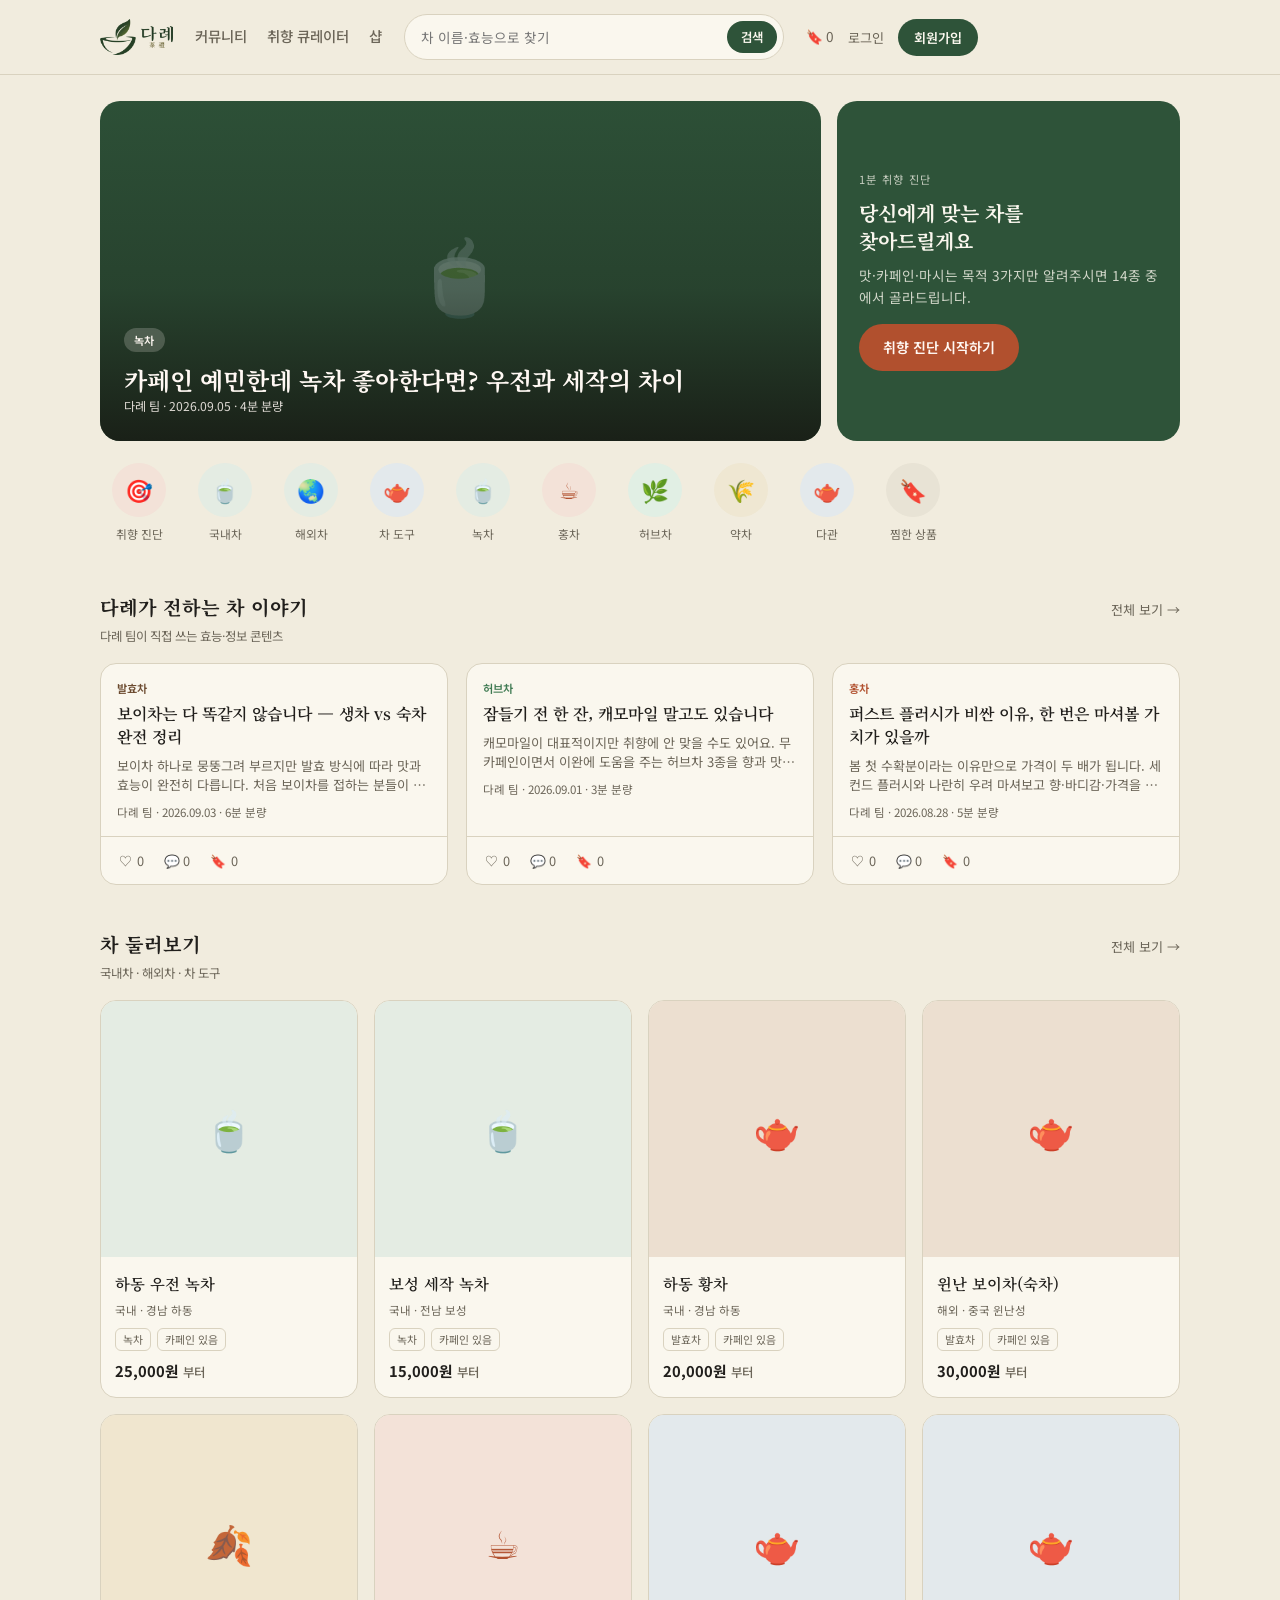
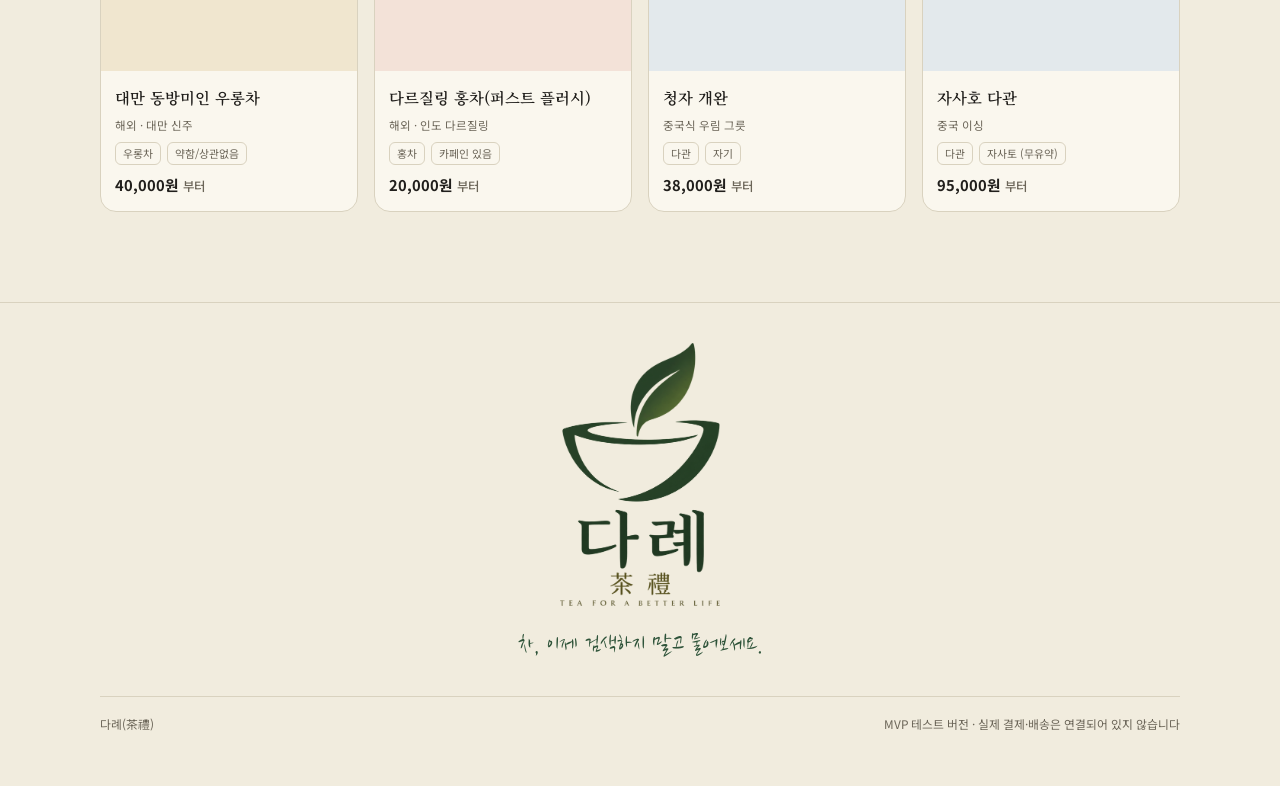
<file: index.html>
<!DOCTYPE html>
<html lang="ko">
<head>
<meta charset="UTF-8">
<meta name="viewport" content="width=device-width, initial-scale=1.0">
<title>다례(茶禮) — 차, 이제 검색하지 말고 물어보세요</title>
<meta name="description" content="흩어진 차 효능·정보와 구매처를 한 곳에서. 취향을 알려주면 다례가 맞는 차를 먼저 골라드립니다.">
<link rel="icon" href="favicon.png" type="image/png">
<link rel="apple-touch-icon" href="favicon.png">
<link rel="preconnect" href="https://fonts.googleapis.com">
<link rel="preconnect" href="https://fonts.gstatic.com" crossorigin>
<link href="https://fonts.googleapis.com/css2?family=Nanum+Brush+Script&family=Noto+Serif+KR:wght@500;600;700&family=Noto+Sans+KR:wght@400;500;600;700&display=swap" rel="stylesheet">
<link rel="stylesheet" href="css/style.css">
</head>
<body data-page="home">

<main>
  <div class="page">
    <section class="hero-grid" id="hero"></section>
    <nav class="shortcut-row" id="shortcut-row" aria-label="바로가기"></nav>

    <section class="section">
      <div class="section-head">
        <div>
          <h2>다례가 전하는 차 이야기</h2>
          <p class="section-sub">다례 팀이 직접 쓰는 효능·정보 콘텐츠</p>
        </div>
        <a class="more-link" href="community.html">전체 보기 →</a>
      </div>
      <div class="post-grid" id="home-posts"></div>
    </section>

    <section class="section" id="curator-section" hidden></section>

    <section class="section">
      <div class="section-head">
        <div>
          <h2>차 둘러보기</h2>
          <p class="section-sub">국내차 · 해외차 · 차 도구</p>
        </div>
        <a class="more-link" href="shop.html">전체 보기 →</a>
      </div>
      <div class="shop-grid" id="home-shop"></div>
    </section>
  </div>
</main>

<script src="js/data.js"></script>
<script src="js/common.js"></script>
<script src="js/layout.js"></script>
<script src="js/home.js"></script>
</body>
</html>
</file>
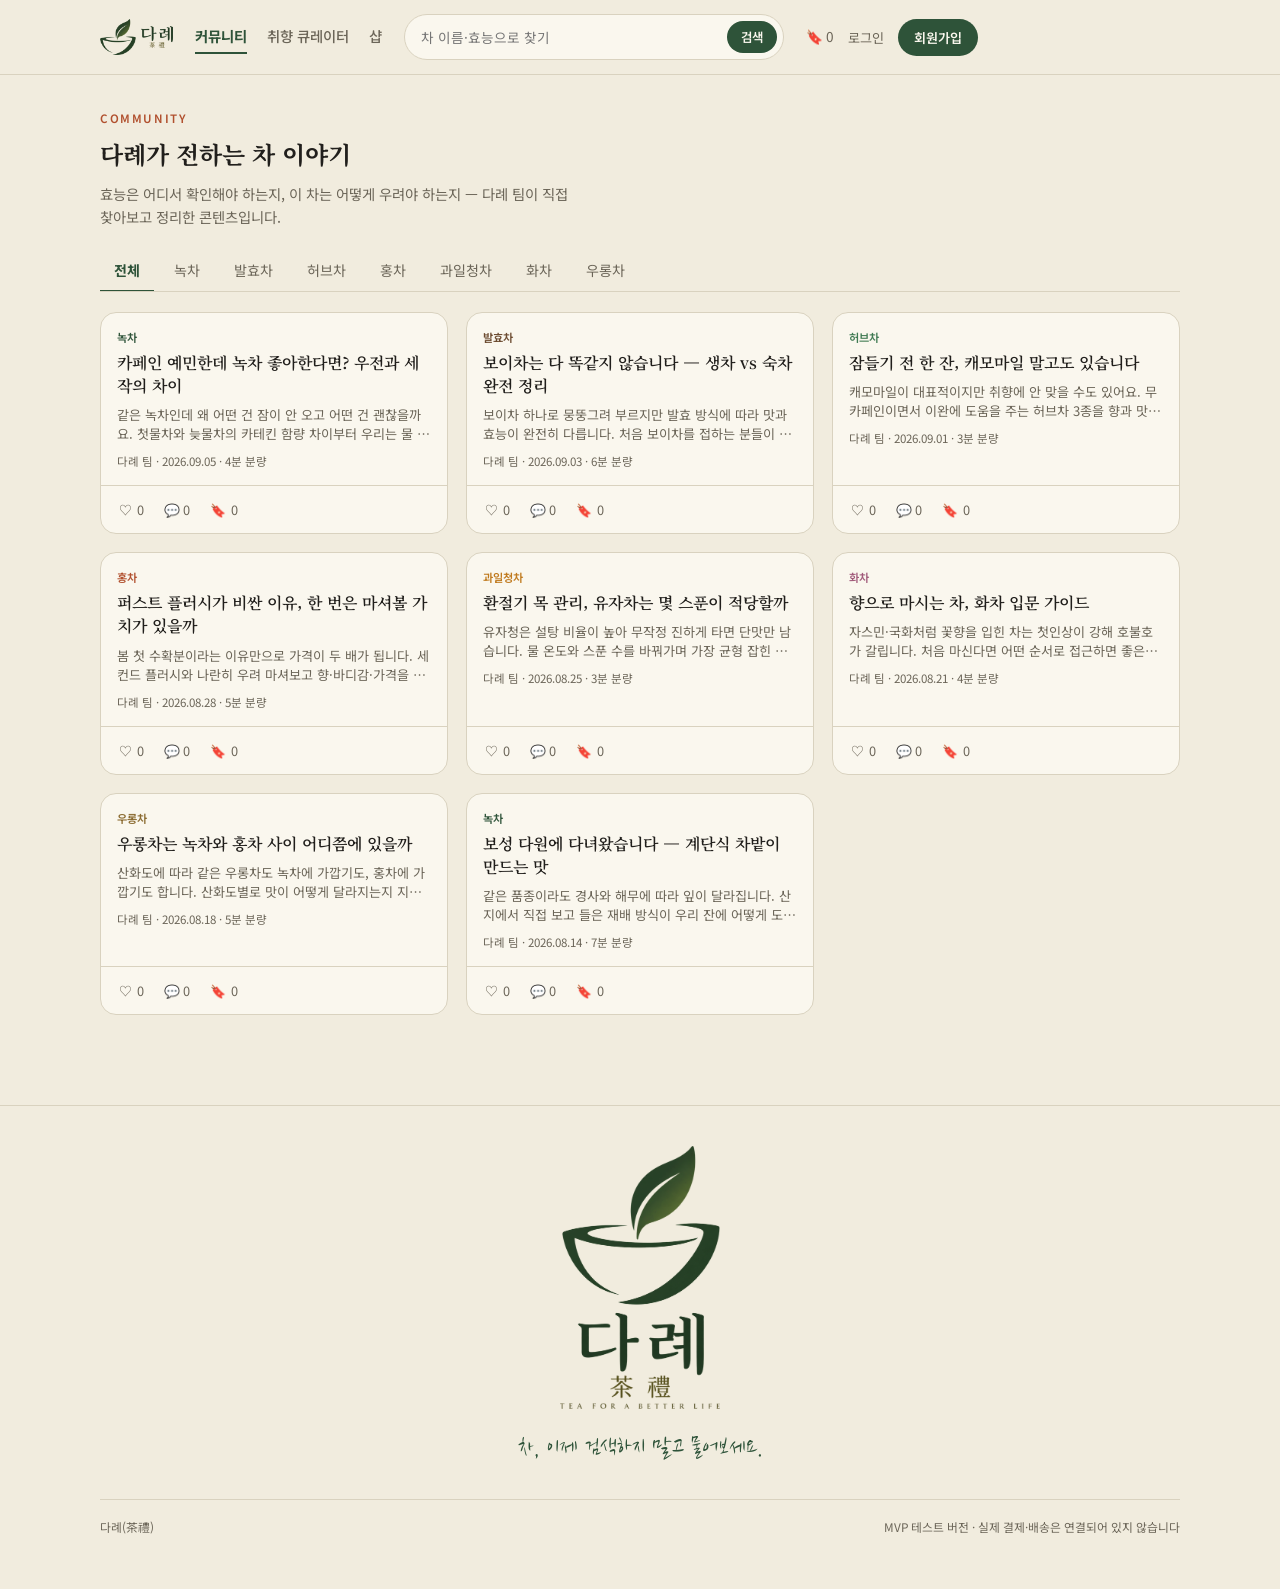
<file: community.html>
<!DOCTYPE html>
<html lang="ko">
<head>
<meta charset="UTF-8">
<meta name="viewport" content="width=device-width, initial-scale=1.0">
<title>커뮤니티 — 다례(茶禮)</title>
<meta name="description" content="다례 팀이 직접 쓰는 차 효능·정보·리뷰 콘텐츠.">
<link rel="icon" href="favicon.png" type="image/png">
<link rel="apple-touch-icon" href="favicon.png">
<link rel="preconnect" href="https://fonts.googleapis.com">
<link rel="preconnect" href="https://fonts.gstatic.com" crossorigin>
<link href="https://fonts.googleapis.com/css2?family=Nanum+Brush+Script&family=Noto+Serif+KR:wght@500;600;700&family=Noto+Sans+KR:wght@400;500;600;700&display=swap" rel="stylesheet">
<link rel="stylesheet" href="css/style.css">
</head>
<body data-page="community">

<main>
  <div class="page">
    <div class="page-head">
      <p class="eyebrow">Community</p>
      <h1>다례가 전하는 차 이야기</h1>
      <p>효능은 어디서 확인해야 하는지, 이 차는 어떻게 우려야 하는지 — 다례 팀이 직접 찾아보고 정리한 콘텐츠입니다.</p>
    </div>

    <nav class="subnav" id="post-tabs" aria-label="카테고리"></nav>
    <div class="post-grid" id="post-grid"></div>
  </div>
</main>

<script src="js/data.js"></script>
<script src="js/common.js"></script>
<script src="js/layout.js"></script>
<script src="js/community.js"></script>
</body>
</html>
</file>
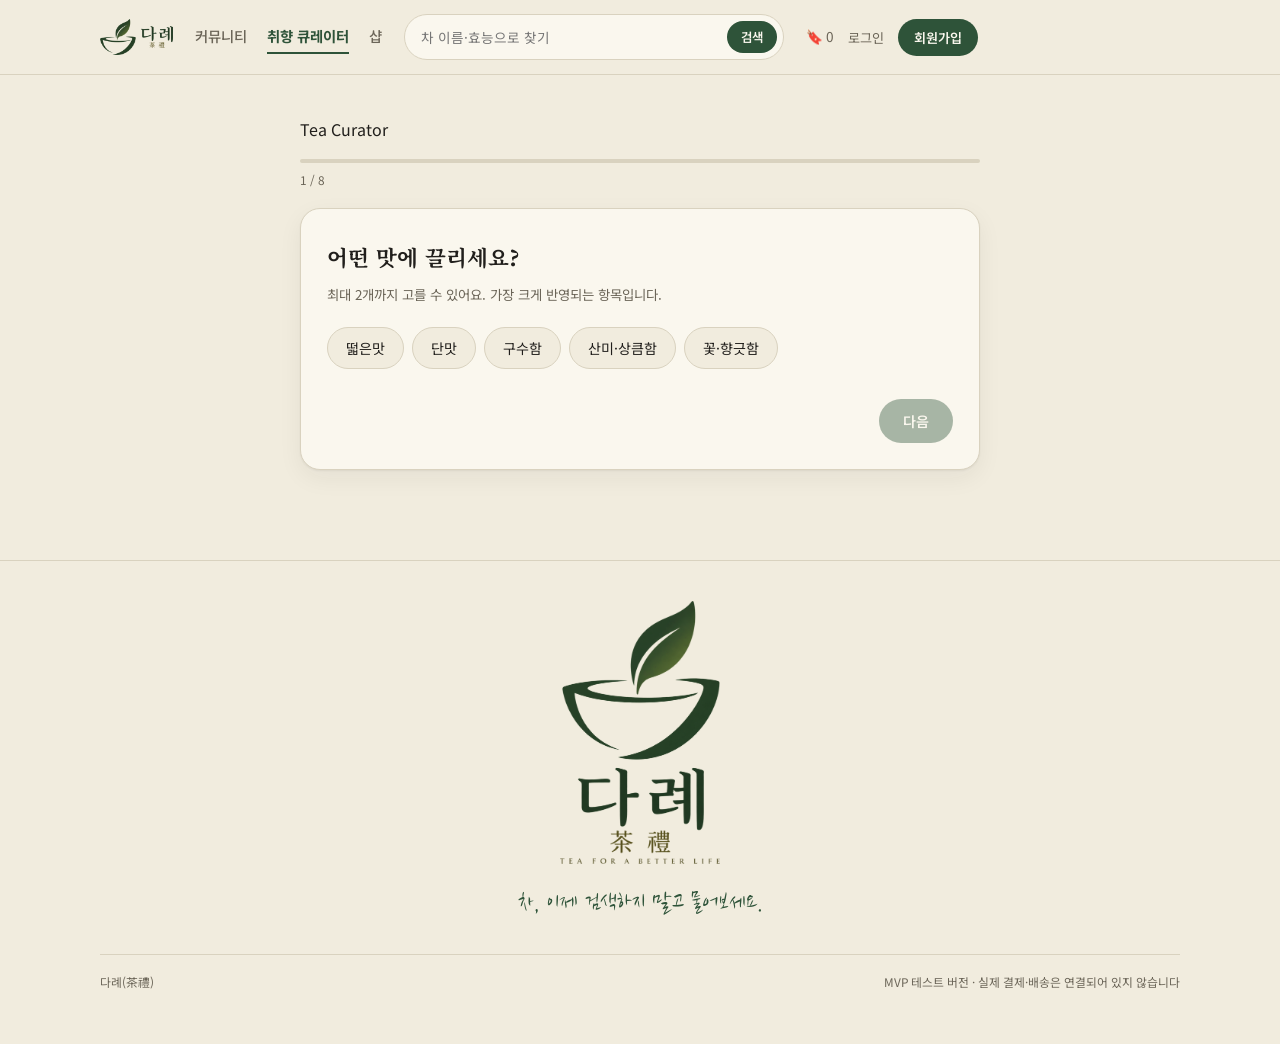
<file: curator.html>
<!DOCTYPE html>
<html lang="ko">
<head>
<meta charset="UTF-8">
<meta name="viewport" content="width=device-width, initial-scale=1.0">
<title>취향 큐레이터 — 다례(茶禮)</title>
<meta name="description" content="맛·바디감·향·카페인·시간대까지 8가지 기준으로 취향에 맞는 차를 골라드립니다.">
<link rel="icon" href="favicon.png" type="image/png">
<link rel="apple-touch-icon" href="favicon.png">
<link rel="preconnect" href="https://fonts.googleapis.com">
<link rel="preconnect" href="https://fonts.gstatic.com" crossorigin>
<link href="https://fonts.googleapis.com/css2?family=Nanum+Brush+Script&family=Noto+Serif+KR:wght@500;600;700&family=Noto+Sans+KR:wght@400;500;600;700&display=swap" rel="stylesheet">
<link rel="stylesheet" href="css/style.css">
</head>
<body data-page="curator">

<main>
  <div class="page">

    <!-- 진단 -->
    <section id="screen-quiz" hidden>
      <div class="quiz-head">
        <p class="eyebrow">Tea Curator</p>
        <div class="quiz-progress" role="progressbar" aria-label="진단 진행률" aria-valuemin="0" aria-valuemax="100">
          <div class="quiz-bar" id="quiz-bar"></div>
        </div>
        <p class="quiz-count" id="quiz-count"></p>
      </div>

      <div class="quiz-card">
        <h1 class="quiz-q" id="quiz-q"></h1>
        <p class="quiz-help" id="quiz-help"></p>
        <div class="chip-grid" id="quiz-options" role="group"></div>
        <div class="quiz-nav">
          <button type="button" class="btn ghost" id="btn-prev">이전</button>
          <button type="button" class="btn primary" id="btn-next">다음</button>
        </div>
      </div>
    </section>

    <!-- 결과 -->
    <section id="screen-result" hidden>
      <div class="result-head">
        <div>
          <h2>당신을 위한 큐레이션</h2>
          <div class="rh-sub" id="result-summary"></div>
        </div>
        <button type="button" class="retake" id="btn-retake">취향 다시 설정</button>
      </div>

      <div class="section">
        <div class="section-head">
          <div>
            <h2>가장 잘 맞는 차 3종</h2>
            <p class="section-sub">8가지 기준을 항목별로 채점해 정렬했습니다</p>
          </div>
        </div>
        <div class="top-pick-row" id="top-picks"></div>
      </div>

      <div class="section">
        <div class="section-head">
          <div>
            <h2>나머지 추천 순위</h2>
            <p class="section-sub">일치율 순</p>
          </div>
          <a class="more-link" href="shop.html">샵에서 전체 보기 →</a>
        </div>
        <div class="shop-grid" id="rest-grid"></div>
      </div>
    </section>

  </div>
</main>

<script src="js/data.js"></script>
<script src="js/common.js"></script>
<script src="js/layout.js"></script>
<script src="js/curator.js"></script>
</body>
</html>
</file>
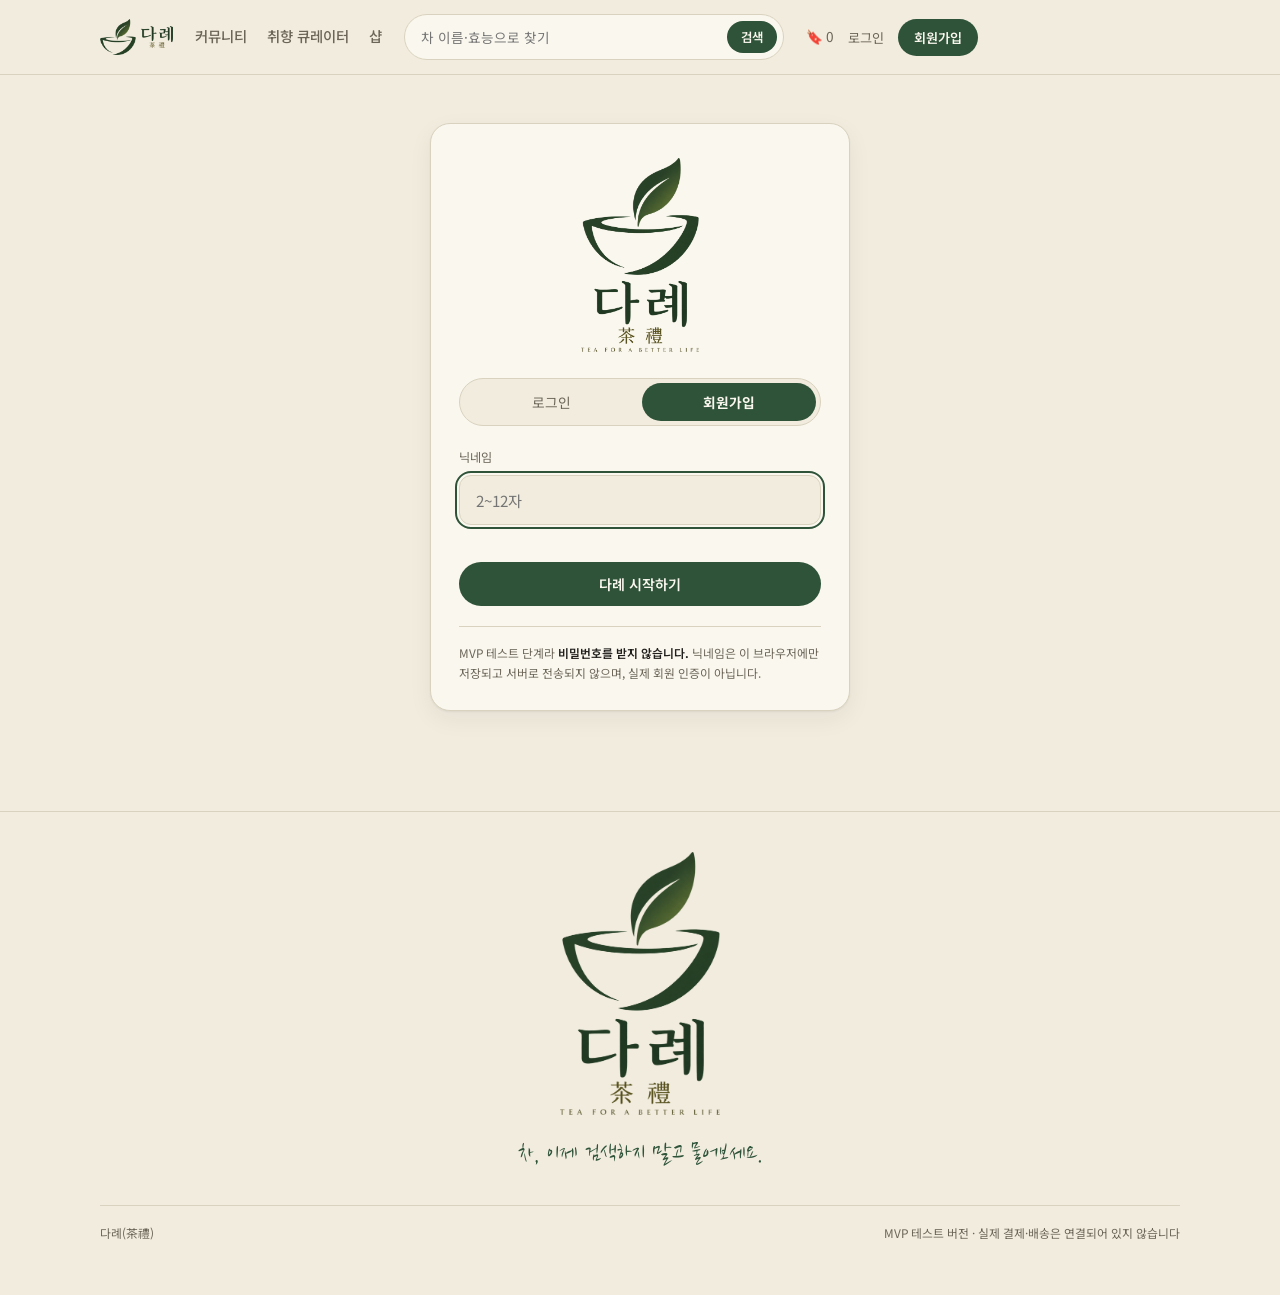
<file: login.html>
<!DOCTYPE html>
<html lang="ko">
<head>
<meta charset="UTF-8">
<meta name="viewport" content="width=device-width, initial-scale=1.0">
<title>로그인 · 회원가입 — 다례(茶禮)</title>
<meta name="description" content="닉네임만으로 시작하는 다례 체험용 계정.">
<link rel="icon" href="favicon.png" type="image/png">
<link rel="apple-touch-icon" href="favicon.png">
<link rel="preconnect" href="https://fonts.googleapis.com">
<link rel="preconnect" href="https://fonts.gstatic.com" crossorigin>
<link href="https://fonts.googleapis.com/css2?family=Nanum+Brush+Script&family=Noto+Serif+KR:wght@500;600;700&family=Noto+Sans+KR:wght@400;500;600;700&display=swap" rel="stylesheet">
<link rel="stylesheet" href="css/style.css">
</head>
<body data-page="login">

<main>
  <div class="auth-page">
    <div class="auth-card">
      <div class="auth-lockup">
        <img class="light-only" src="assets/logo-lockup.png" width="420" height="689" alt="다례 茶禮">
        <img class="dark-only" src="assets/logo-lockup-dark.png" width="420" height="689" alt="" aria-hidden="true">
      </div>

      <div class="auth-tabs" id="auth-tabs" role="tablist">
        <button type="button" role="tab" data-mode="login" aria-pressed="true">로그인</button>
        <button type="button" role="tab" data-mode="signup" aria-pressed="false">회원가입</button>
      </div>

      <form class="auth-form" id="auth-form" novalidate>
        <label class="auth-label" for="nickname">닉네임</label>
        <input type="text" id="nickname" name="nickname" maxlength="12" autocomplete="off"
               placeholder="2~12자" aria-describedby="auth-msg">
        <p class="auth-msg" id="auth-msg" role="status"></p>
        <button type="submit" class="btn primary auth-submit" id="auth-submit">다례 시작하기</button>
      </form>

      <p class="auth-note">
        MVP 테스트 단계라 <strong>비밀번호를 받지 않습니다.</strong>
        닉네임은 이 브라우저에만 저장되고 서버로 전송되지 않으며, 실제 회원 인증이 아닙니다.
      </p>
    </div>
  </div>
</main>

<script src="js/data.js"></script>
<script src="js/common.js"></script>
<script src="js/layout.js"></script>
<script src="js/login.js"></script>
</body>
</html>
</file>
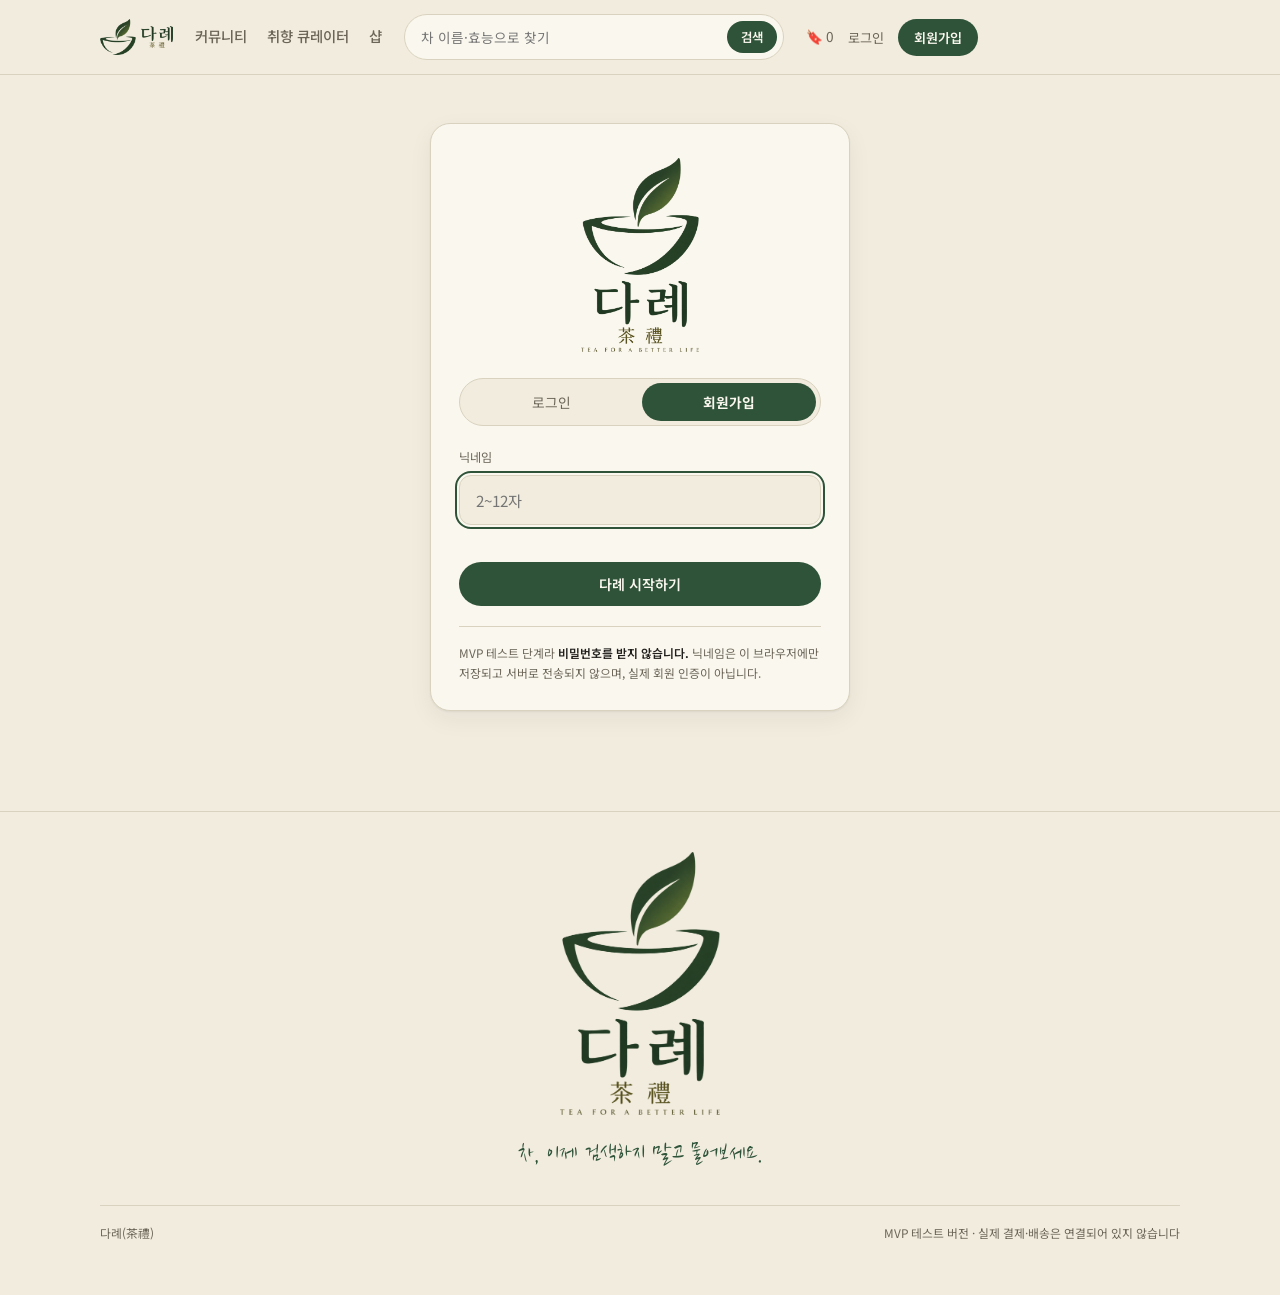
<file: mypage.html>
<!DOCTYPE html>
<html lang="ko">
<head>
<meta charset="UTF-8">
<meta name="viewport" content="width=device-width, initial-scale=1.0">
<title>내 정보 — 다례(茶禮)</title>
<meta name="description" content="내 취향과 찜한 차를 한 곳에서.">
<link rel="icon" href="favicon.png" type="image/png">
<link rel="apple-touch-icon" href="favicon.png">
<link rel="preconnect" href="https://fonts.googleapis.com">
<link rel="preconnect" href="https://fonts.gstatic.com" crossorigin>
<link href="https://fonts.googleapis.com/css2?family=Nanum+Brush+Script&family=Noto+Serif+KR:wght@500;600;700&family=Noto+Sans+KR:wght@400;500;600;700&display=swap" rel="stylesheet">
<link rel="stylesheet" href="css/style.css">
</head>
<body data-page="mypage">

<main>
  <div class="page">
    <section class="profile-head" id="profile-head"></section>
    <section class="section" id="taste-section"></section>
    <section class="section" id="scrap-section"></section>
  </div>
</main>

<script src="js/data.js"></script>
<script src="js/common.js"></script>
<script src="js/layout.js"></script>
<script src="js/mypage.js"></script>
</body>
</html>
</file>
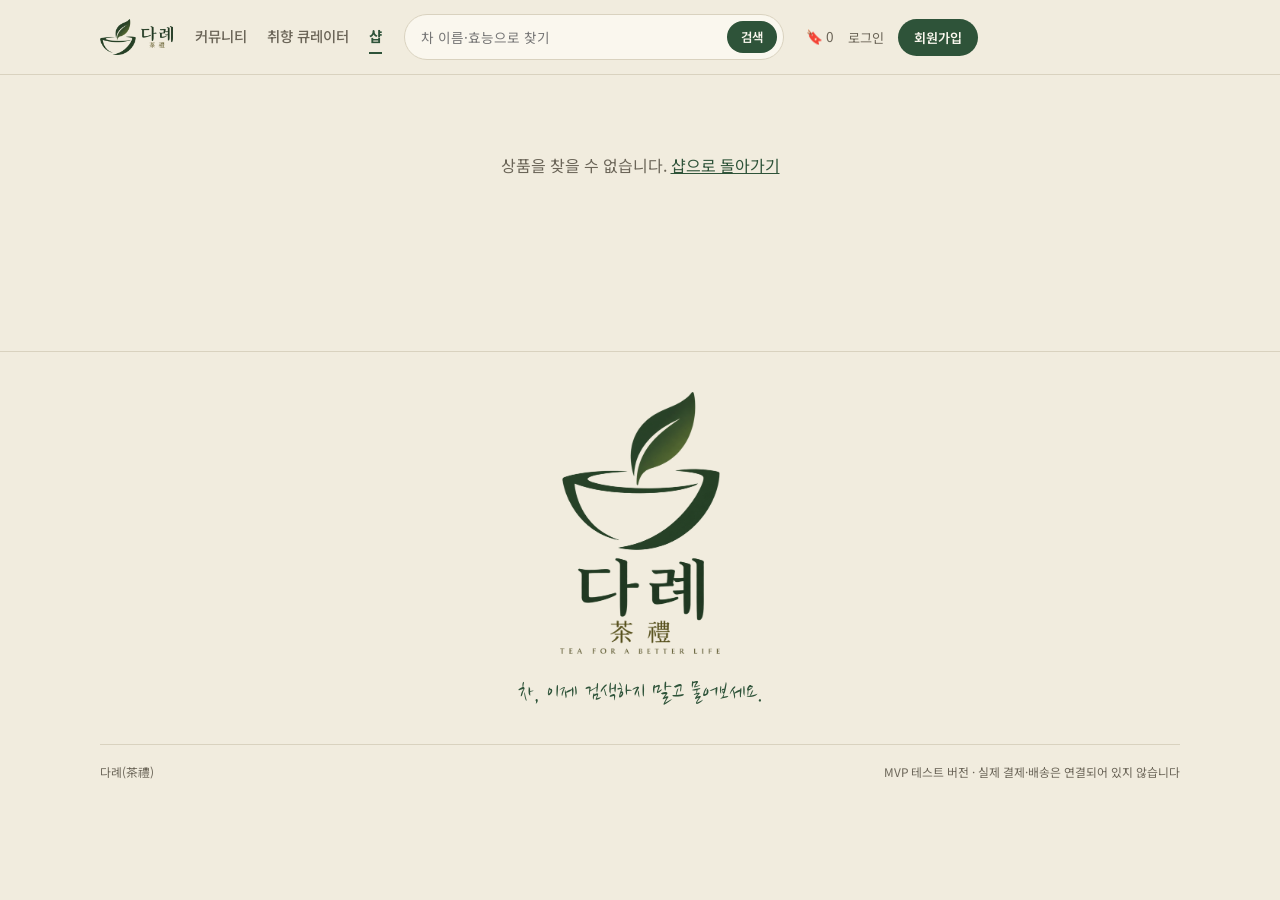
<file: product.html>
<!DOCTYPE html>
<html lang="ko">
<head>
<meta charset="UTF-8">
<meta name="viewport" content="width=device-width, initial-scale=1.0">
<title>다례(茶禮) — 상품 상세</title>
<link rel="icon" href="favicon.png" type="image/png">
<link rel="apple-touch-icon" href="favicon.png">
<link rel="preconnect" href="https://fonts.googleapis.com">
<link rel="preconnect" href="https://fonts.gstatic.com" crossorigin>
<link href="https://fonts.googleapis.com/css2?family=Nanum+Brush+Script&family=Noto+Serif+KR:wght@500;600;700&family=Noto+Sans+KR:wght@400;500;600;700&display=swap" rel="stylesheet">
<link rel="stylesheet" href="css/style.css">
</head>
<body data-page="shop">

<main>
  <div class="wrap-product">
    <nav class="crumb" id="crumb"></nav>
    <div class="product-main" id="product-main"></div>
    <div class="spec-section" id="spec-section"></div>
    <div class="related-section" id="related-section"></div>
  </div>
</main>

<div class="sticky-buy-bar" id="sticky-buy-bar" hidden></div>

<script src="js/data.js"></script>
<script src="js/common.js"></script>
<script src="js/layout.js"></script>
<script src="js/product.js"></script>
</body>
</html>
</file>
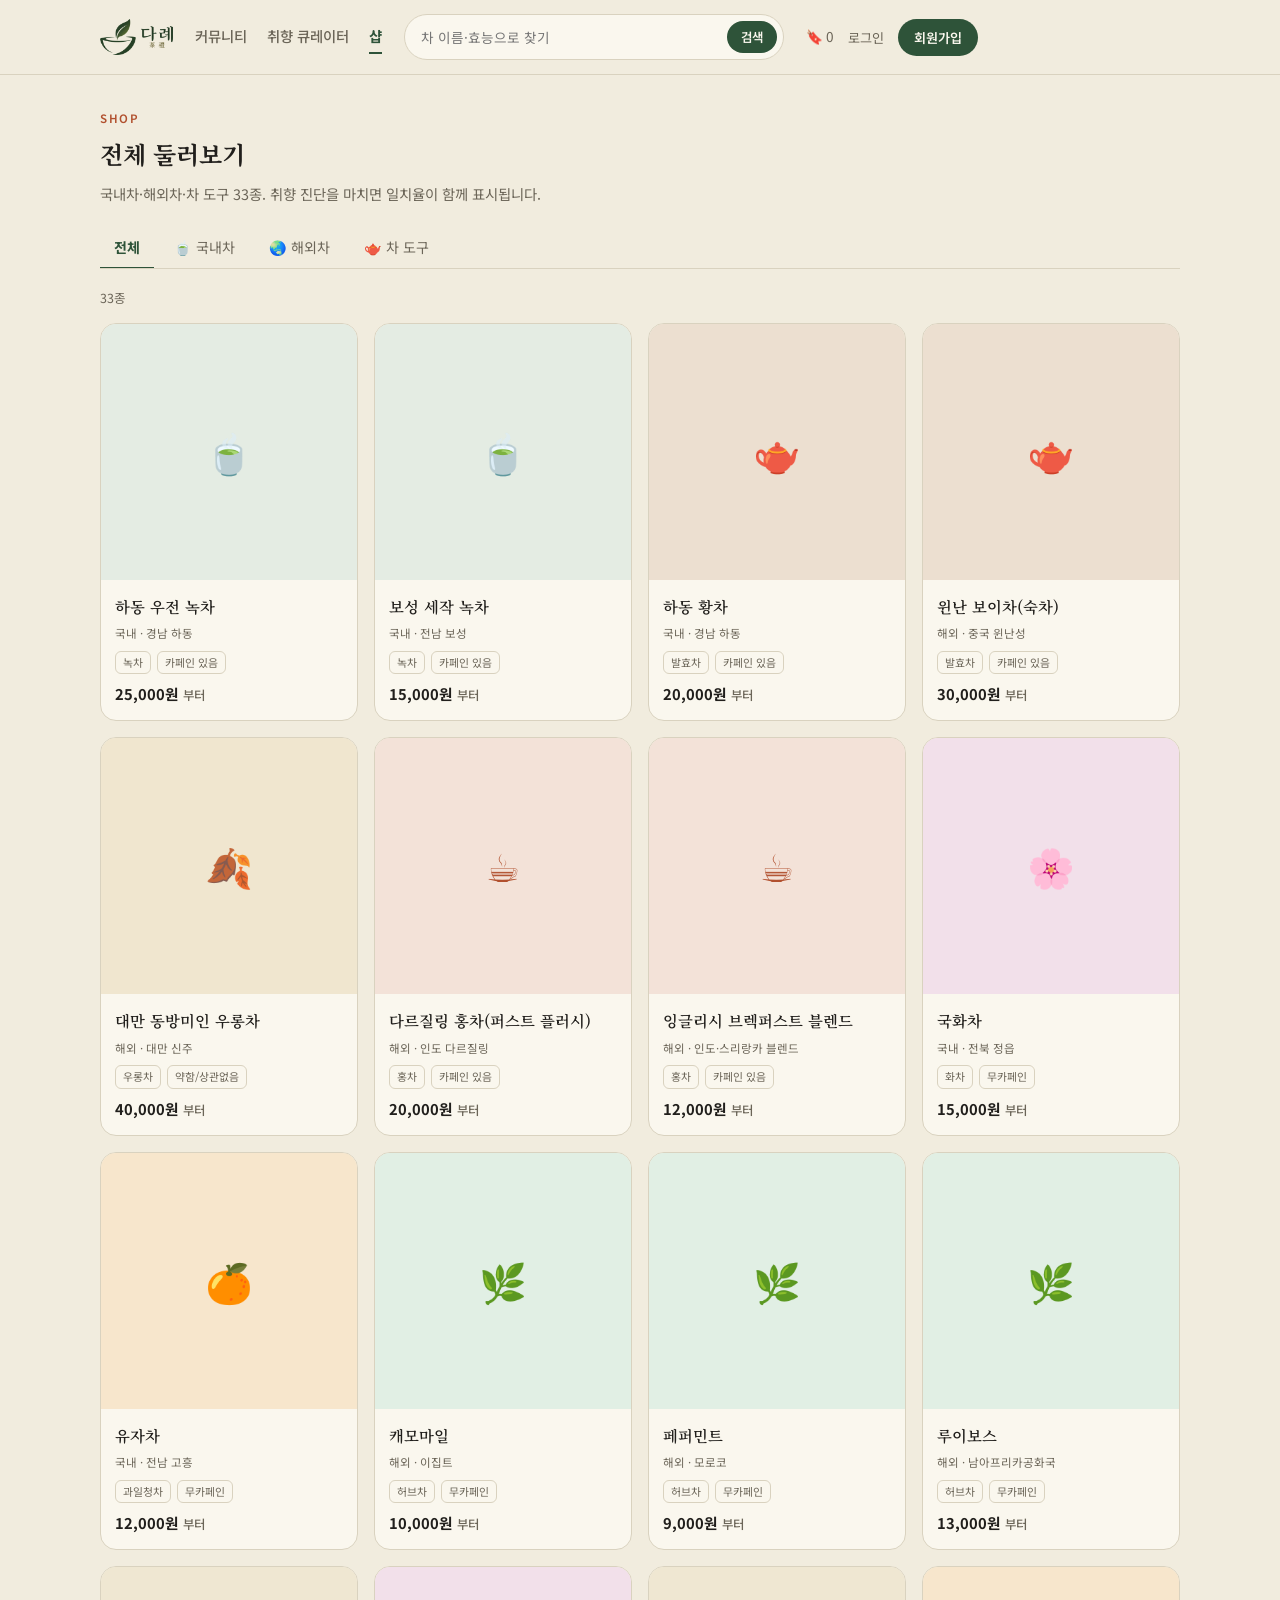
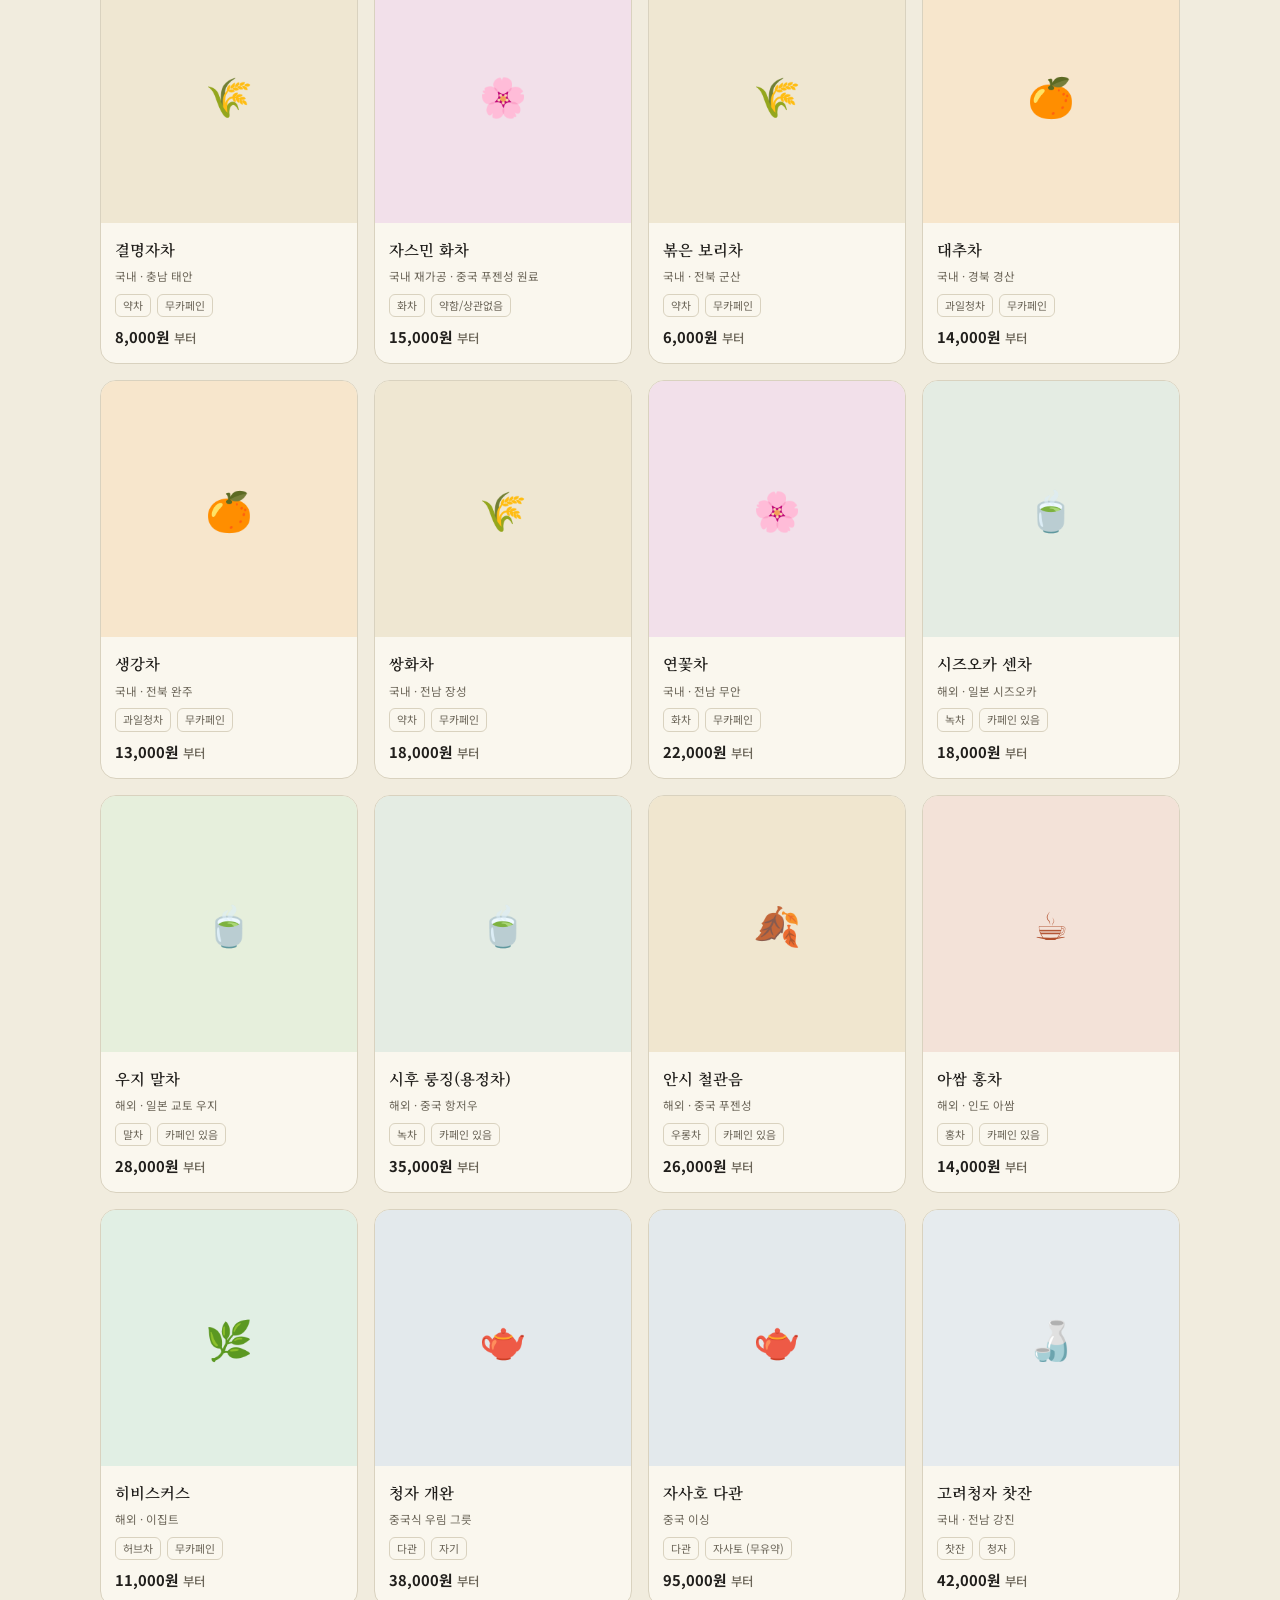
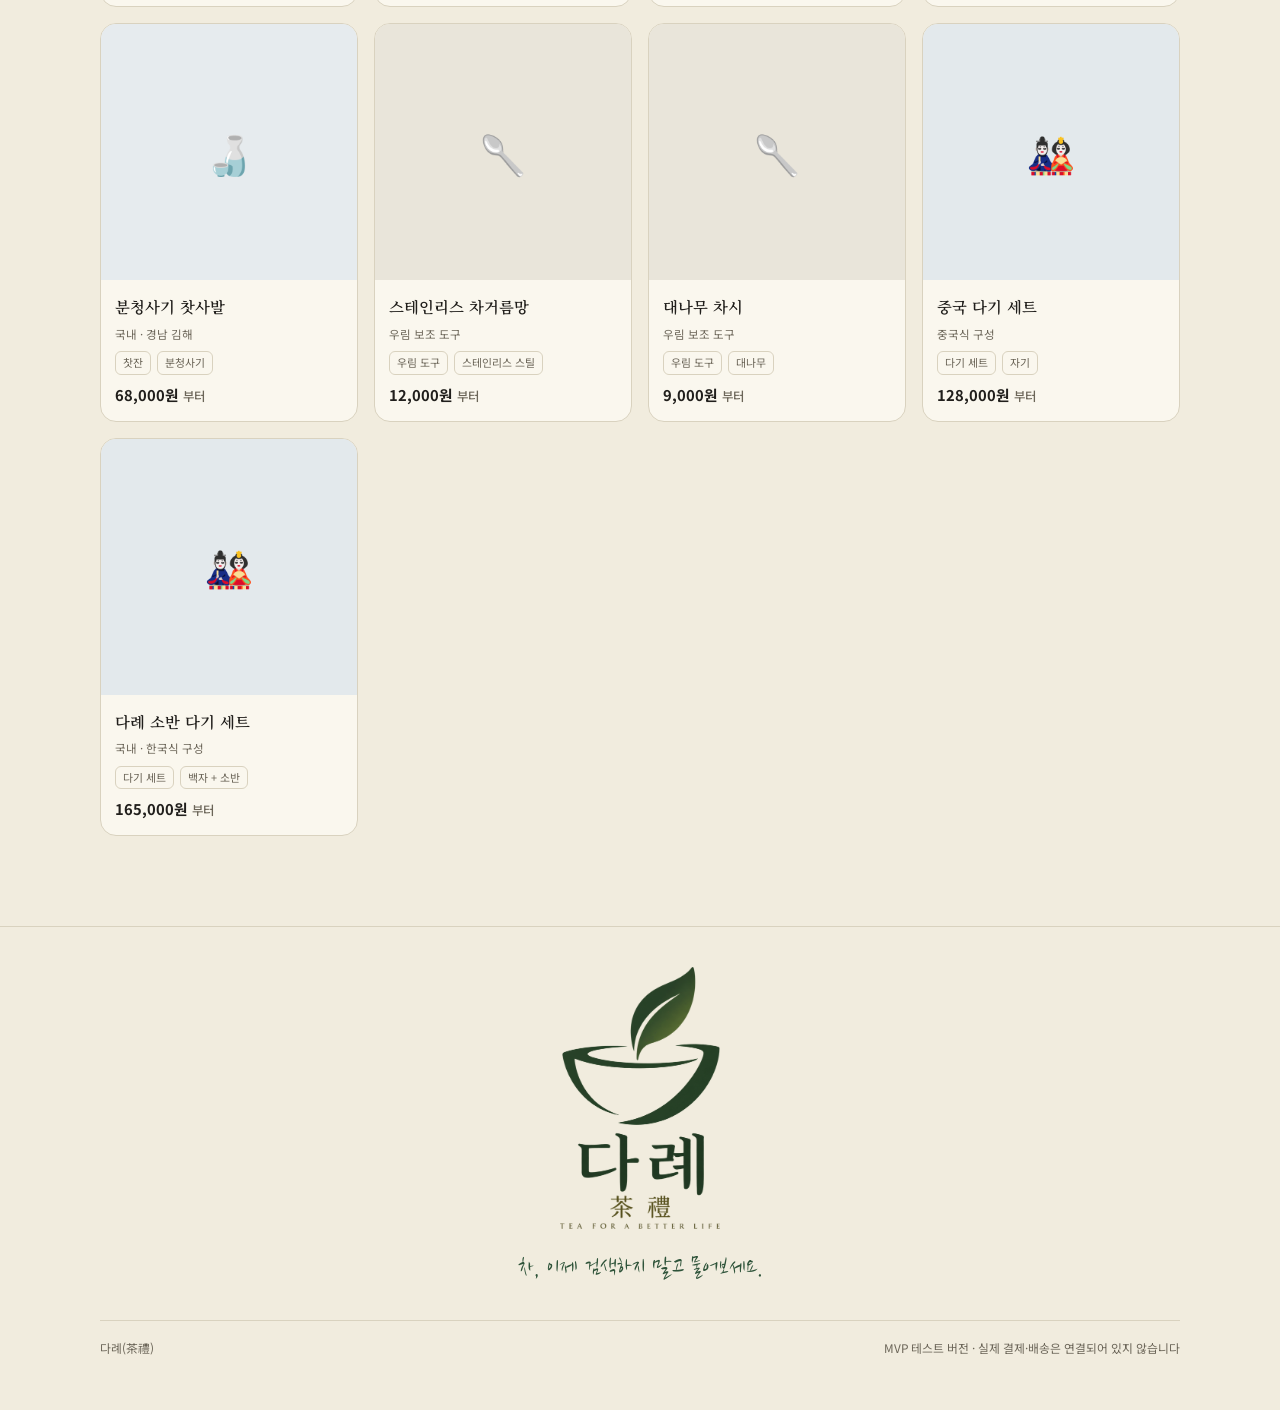
<file: shop.html>
<!DOCTYPE html>
<html lang="ko">
<head>
<meta charset="UTF-8">
<meta name="viewport" content="width=device-width, initial-scale=1.0">
<title>샵 — 다례(茶禮)</title>
<meta name="description" content="전통차부터 해외차까지, 효능과 가격을 한 곳에서 비교하고 고르세요.">
<link rel="icon" href="favicon.png" type="image/png">
<link rel="apple-touch-icon" href="favicon.png">
<link rel="preconnect" href="https://fonts.googleapis.com">
<link rel="preconnect" href="https://fonts.gstatic.com" crossorigin>
<link href="https://fonts.googleapis.com/css2?family=Nanum+Brush+Script&family=Noto+Serif+KR:wght@500;600;700&family=Noto+Sans+KR:wght@400;500;600;700&display=swap" rel="stylesheet">
<link rel="stylesheet" href="css/style.css">
</head>
<body data-page="shop">

<main>
  <div class="page">
    <div class="page-head">
      <p class="eyebrow">Shop</p>
      <h1 id="shop-title">전체 둘러보기</h1>
      <p id="shop-desc"></p>
    </div>

    <nav class="subnav" id="group-tabs" aria-label="대분류"></nav>
    <div class="filter-row" id="cat-chips" hidden></div>
    <p class="shop-count" id="shop-count"></p>
    <div class="shop-grid" id="shop-grid"></div>
  </div>
</main>

<script src="js/data.js"></script>
<script src="js/common.js"></script>
<script src="js/layout.js"></script>
<script src="js/shop.js"></script>
</body>
</html>
</file>
<file: css/style.css>
:root{
  --ink:#211f1c;
  --muted:#6b6558;
  --paper:#f1ecde;
  --paper-raised:#faf7ee;
  --line:#d9d2bf;
  --brand:#2e5339;
  --brand-light:#e4ece3;
  --brand-dark:#1c3a27;
  --clay:#b1502e;
  --clay-light:#f3e2d8;
  --shadow: 0 1px 2px rgba(33,31,28,.06), 0 8px 24px rgba(33,31,28,.06);
  --radius: 16px;
  --page-max: 1120px;
}
@media (prefers-color-scheme: dark){
  :root:not([data-theme="light"]){
    --ink:#ede8da;
    --muted:#a9a48f;
    --paper:#1b1d18;
    --paper-raised:#24261f;
    --line:#3a3b32;
    --brand:#8fb497;
    --brand-light:#26312a;
    --brand-dark:#c4dcc9;
    --clay:#e08659;
    --clay-light:#3a2a22;
    --shadow: 0 1px 2px rgba(0,0,0,.3), 0 8px 24px rgba(0,0,0,.35);
  }
}
:root[data-theme="dark"]{
  --ink:#ede8da; --muted:#a9a48f; --paper:#1b1d18; --paper-raised:#24261f;
  --line:#3a3b32; --brand:#8fb497; --brand-light:#26312a; --brand-dark:#c4dcc9;
  --clay:#e08659; --clay-light:#3a2a22;
  --shadow: 0 1px 2px rgba(0,0,0,.3), 0 8px 24px rgba(0,0,0,.35);
}

*{ box-sizing:border-box; }
body{
  margin:0; background:var(--paper); color:var(--ink);
  font-family:'Noto Sans KR', system-ui, sans-serif; line-height:1.6;
  -webkit-font-smoothing:antialiased;
}
h1,h2,h3{ font-family:'Noto Serif KR', serif; text-wrap:balance; margin:0; }
a{ color:inherit; text-decoration:none; }
button{ font-family:inherit; }
img{ max-width:100%; }
[hidden]{ display:none !important; }
:focus-visible{ outline:2px solid var(--brand); outline-offset:2px; }

.wrap{ max-width:var(--page-max); margin:0 auto; padding:0 20px; }

/* ---- header ---- */
header.top{
  position:sticky; top:0; z-index:30;
  background:color-mix(in srgb, var(--paper) 92%, transparent);
  backdrop-filter: blur(8px);
  border-bottom:1px solid var(--line);
}
.top-row{
  max-width:var(--page-max); margin:0 auto;
  display:flex; align-items:center; gap:22px; padding:14px 20px;
}
/* 로고는 이미지 에셋. 밝은/어두운 배경용 두 벌을 테마에 맞춰 바꾼다. */
.brand{ display:flex; align-items:center; flex:none; }
.brand .logo-img{ height:36px; width:auto; }
/* 표시 여부는 .light-only/.dark-only 가 단독으로 정한다 (다른 규칙이 display를 덮지 않도록) */
.light-only{ display:block; }
.dark-only{ display:none; }
@media (prefers-color-scheme: dark){
  :root:not([data-theme="light"]) .light-only{ display:none; }
  :root:not([data-theme="light"]) .dark-only{ display:block; }
}
:root[data-theme="dark"] .light-only{ display:none; }
:root[data-theme="dark"] .dark-only{ display:block; }
.main-nav{ display:flex; gap:20px; flex:none; }
.main-nav a{ font-size:.9rem; font-weight:500; color:var(--muted); padding:4px 0; border-bottom:2px solid transparent; }
.main-nav a:hover{ color:var(--brand); }
.main-nav a.is-active{ color:var(--brand); font-weight:700; border-bottom-color:var(--brand); }

.search{ flex:1; display:flex; align-items:center; gap:6px; max-width:380px;
  background:var(--paper-raised); border:1px solid var(--line); border-radius:999px; padding:6px 6px 6px 16px; }
.search input{
  flex:1; min-width:0; border:none; background:none; color:var(--ink);
  font-family:inherit; font-size:.85rem; padding:4px 0;
}
.search input:focus{ outline:none; }
.search button{
  flex:none; border:none; background:var(--brand); color:var(--paper-raised);
  border-radius:999px; padding:7px 14px; font-size:.78rem; font-weight:600; cursor:pointer;
}
.top-actions{ display:flex; align-items:center; gap:14px; flex:none; }
.scrap-link{ font-size:.85rem; color:var(--muted); font-variant-numeric:tabular-nums; white-space:nowrap; }
.scrap-link:hover{ color:var(--clay); }
.auth-link{ font-size:.82rem; color:var(--muted); white-space:nowrap; }
.auth-link:hover{ color:var(--brand); }
.auth-btn{
  font-size:.82rem; font-weight:600; color:var(--paper-raised); background:var(--brand);
  border-radius:999px; padding:8px 16px; white-space:nowrap;
}
.auth-user{ font-size:.82rem; font-weight:600; color:var(--brand); white-space:nowrap; }
.auth-user:hover{ text-decoration:underline; }

@media (max-width:900px){
  .top-row{ flex-wrap:wrap; gap:12px 18px; padding:12px 16px; }
  .search{ order:3; max-width:none; flex-basis:100%; }
  .main-nav{ flex:1; gap:16px; }
  .main-nav a{ font-size:.85rem; }
}

/* ---- page shell ---- */
main{ display:block; }
.page{ max-width:var(--page-max); margin:0 auto; padding:26px 20px 70px; }
.page-head{ margin-bottom:22px; }
.page-head .eyebrow{ font-size:.72rem; letter-spacing:.14em; text-transform:uppercase; color:var(--clay); font-weight:600; }
.page-head h1{ font-size:1.5rem; margin-top:8px; }
.page-head p{ color:var(--muted); font-size:.9rem; margin:8px 0 0; max-width:60ch; }

.section{ margin-top:44px; }
.section:first-child{ margin-top:0; }
.section-head{ display:flex; align-items:baseline; justify-content:space-between; gap:12px; margin-bottom:16px; }
.section-head h2{ font-size:1.2rem; }
.section-sub{ font-size:.78rem; color:var(--muted); margin:4px 0 0; }
.more-link{ font-size:.82rem; color:var(--muted); flex:none; }
.more-link:hover{ color:var(--brand); text-decoration:underline; }

/* ---- home hero ---- */
.hero-grid{ display:grid; grid-template-columns:2.1fr 1fr; gap:16px; }
@media (max-width:820px){ .hero-grid{ grid-template-columns:1fr; } }

.feature-card{
  position:relative; overflow:hidden; border-radius:20px; min-height:340px;
  display:flex; align-items:flex-end; color:#fff8f3; text-align:left;
  background: var(--accent, var(--brand));
  border:none; padding:0; cursor:pointer; width:100%; font-family:inherit;
}
.feature-card .feature-emoji{
  position:absolute; inset:0; display:flex; align-items:center; justify-content:center;
  font-size:4.5rem; opacity:.35;
}
.feature-card img{ position:absolute; inset:0; width:100%; height:100%; object-fit:cover; }
.feature-card .feature-scrim{
  position:absolute; inset:0;
  background:linear-gradient(to top, rgba(20,18,14,.78) 0%, rgba(20,18,14,.25) 45%, rgba(20,18,14,.05) 100%);
}
.feature-card .feature-text{ position:relative; padding:26px 24px; }
.feature-card .feature-cat{
  display:inline-block; font-size:.7rem; font-weight:600; letter-spacing:.04em;
  background:rgba(255,248,243,.2); border-radius:999px; padding:4px 10px; backdrop-filter:blur(4px);
}
.feature-card h2{ font-size:1.5rem; color:#fff8f3; margin-top:12px; line-height:1.35; }
.feature-card .feature-meta{ font-size:.76rem; opacity:.85; margin-top:10px; }
@media (max-width:520px){
  .feature-card{ min-height:260px; }
  .feature-card h2{ font-size:1.2rem; }
}

.promo-card{
  border-radius:20px; padding:26px 22px; background:var(--brand); color:var(--paper-raised);
  display:flex; flex-direction:column; justify-content:center; gap:10px; min-height:340px;
}
.promo-card .promo-eyebrow{ font-size:.7rem; letter-spacing:.12em; text-transform:uppercase; opacity:.75; }
.promo-card h2{ color:var(--paper-raised); font-size:1.25rem; line-height:1.4; }
.promo-card p{ font-size:.85rem; margin:0; color:color-mix(in srgb, var(--paper-raised) 80%, transparent); }
.promo-card .btn{ margin-top:6px; align-self:flex-start; }
.promo-card .promo-profile{
  font-size:.78rem; background:rgba(250,247,238,.14); border-radius:10px; padding:10px 12px;
}
@media (max-width:820px){ .promo-card{ min-height:0; } }

/* ---- shortcut row ---- */
.shortcut-row{
  display:flex; gap:8px; margin-top:22px; overflow-x:auto; padding-bottom:4px;
  scrollbar-width:none;
}
.shortcut-row::-webkit-scrollbar{ display:none; }
.shortcut{
  flex:none; width:78px; display:flex; flex-direction:column; align-items:center; gap:8px;
  font-size:.74rem; color:var(--muted); text-align:center;
}
.shortcut .sc-icon{
  width:54px; height:54px; border-radius:50%; display:flex; align-items:center; justify-content:center;
  font-size:1.4rem; background:var(--accent-light, var(--brand-light)); color:var(--accent, var(--brand));
  transition:transform .12s ease;
}
.shortcut:hover .sc-icon{ transform:translateY(-2px); }
.shortcut:hover{ color:var(--brand); }

/* ---- subnav (category tabs) ---- */
.subnav{
  display:flex; gap:6px; overflow-x:auto; scrollbar-width:none;
  border-bottom:1px solid var(--line); margin-bottom:20px;
}
.subnav::-webkit-scrollbar{ display:none; }
.subnav button{
  flex:none; background:none; border:none; cursor:pointer; color:var(--muted);
  font-size:.88rem; padding:10px 14px; border-bottom:2px solid transparent; margin-bottom:-1px;
}
.subnav button[aria-pressed="true"]{ color:var(--brand); font-weight:700; border-bottom-color:var(--brand); }
.shop-count{ font-size:.78rem; color:var(--muted); margin:0 0 14px; font-variant-numeric:tabular-nums; }

/* ---- community post cards ---- */
.post-grid{ display:grid; grid-template-columns:repeat(3,1fr); gap:18px; }
@media (max-width:860px){ .post-grid{ grid-template-columns:repeat(2,1fr); } }
@media (max-width:560px){ .post-grid{ grid-template-columns:1fr; } }

.post-card{
  background:var(--paper-raised); border:1px solid var(--line); border-radius:var(--radius);
  overflow:hidden; display:flex; flex-direction:column;
  transition:border-color .15s ease, box-shadow .15s ease;
}
.post-card:hover{ border-color:var(--brand); box-shadow:var(--shadow); }
.post-open{
  display:flex; flex-direction:column; text-align:left; background:none; border:none;
  padding:0; cursor:pointer; color:inherit; font-family:inherit; flex:1;
}
.post-thumb{
  position:relative; overflow:hidden; aspect-ratio:16/10; display:block;
  background:var(--accent-light, var(--brand-light)); color:var(--accent, var(--brand)); font-size:2rem;
}
.post-thumb .thumb-emoji{ position:absolute; inset:0; display:flex; align-items:center; justify-content:center; }
.post-thumb img{ position:absolute; inset:0; width:100%; height:100%; object-fit:cover; }
.post-body{ display:block; padding:16px 16px 4px; }
.post-cat{ display:block; font-size:.7rem; font-weight:600; color:var(--accent, var(--clay)); }
.post-title{
  display:-webkit-box; -webkit-line-clamp:2; -webkit-box-orient:vertical; overflow:hidden;
  font-family:'Noto Serif KR',serif; font-weight:600; font-size:1rem; margin-top:6px; line-height:1.45;
}
.post-summary{
  display:-webkit-box; -webkit-line-clamp:2; -webkit-box-orient:vertical; overflow:hidden;
  font-size:.82rem; color:var(--muted); margin-top:8px;
}
.post-meta{ display:block; font-size:.72rem; color:var(--muted); margin-top:10px; }
.post-proof{ display:flex; gap:16px; padding:12px 16px; margin-top:12px; border-top:1px solid var(--line); }
.proof-btn{
  background:none; border:none; color:var(--muted); font-size:.8rem; cursor:pointer;
  display:flex; align-items:center; gap:5px; padding:2px;
}
.proof-btn[aria-pressed="true"]{ color:var(--clay); font-weight:700; }
.proof-btn.static{ cursor:default; }

/* 홈에서 쓰는 가로형 리스트 변형 */
.post-list{ display:flex; flex-direction:column; gap:12px; }
.post-list .post-card{ flex-direction:column; }
.post-list .post-open{ flex-direction:row; gap:14px; align-items:stretch; }
.post-list .post-thumb{ flex:none; width:132px; aspect-ratio:1/1; }
.post-list .post-body{ padding:14px 16px 0 0; }
.post-list .post-proof{ margin-top:0; }
@media (max-width:520px){
  .post-list .post-thumb{ width:96px; }
}

/* ---- buttons ---- */
.btn{ border:none; border-radius:999px; padding:12px 24px; font-size:.88rem; font-weight:600; cursor:pointer;
  transition:transform .1s ease, opacity .15s ease; display:inline-block; text-align:center; }
.btn:active{ transform:scale(.97); }
.btn.primary{ background:var(--brand); color:var(--paper-raised); }
.btn.primary:disabled{ opacity:.4; cursor:not-allowed; }
.btn.ghost{ background:transparent; color:var(--muted); text-decoration:underline; padding:11px 4px; }
.btn.clay{ background:var(--clay); color:#fff8f3; }
.btn.light{ background:var(--paper-raised); color:var(--brand); }

/* ---- shop grid ---- */
.filter-row{ display:flex; flex-wrap:wrap; gap:8px; margin-bottom:18px; }
.filter-chip{
  border:1px solid var(--line); background:var(--paper-raised); color:var(--muted);
  border-radius:999px; padding:7px 14px; font-size:.8rem; cursor:pointer;
}
.filter-chip[aria-pressed="true"]{ background:var(--brand-light); border-color:var(--brand); color:var(--brand); font-weight:600; }

.shop-grid{ display:grid; grid-template-columns:repeat(4,1fr); gap:16px; }
@media (max-width:1000px){ .shop-grid{ grid-template-columns:repeat(3,1fr); } }
@media (max-width:760px){ .shop-grid{ grid-template-columns:repeat(2,1fr); } }
@media (max-width:420px){ .shop-grid{ grid-template-columns:1fr; } }
.shop-grid.cols-3{ grid-template-columns:repeat(3,1fr); }
@media (max-width:760px){ .shop-grid.cols-3{ grid-template-columns:repeat(2,1fr); } }
@media (max-width:420px){ .shop-grid.cols-3{ grid-template-columns:1fr; } }

.tea-card{
  background:var(--paper-raised); border:1px solid var(--line); border-radius:var(--radius);
  padding:0; cursor:pointer; text-align:left; display:flex; flex-direction:column; overflow:hidden;
  transition:border-color .15s ease, box-shadow .15s ease;
}
.tea-card:hover{ border-color:var(--brand); box-shadow:var(--shadow); }
.tea-thumb{
  aspect-ratio:1/1; display:flex; align-items:center; justify-content:center; font-size:2.4rem;
  background: var(--accent-light, var(--brand-light)); color: var(--accent, var(--brand));
  position:relative; overflow:hidden;
}
.tea-thumb .thumb-emoji{ position:absolute; inset:0; display:flex; align-items:center; justify-content:center; }
.tea-thumb img{ position:absolute; inset:0; width:100%; height:100%; object-fit:cover; }
.tea-thumb .match-badge{ position:absolute; top:8px; right:8px; z-index:1; }
.tea-body{ padding:14px; display:flex; flex-direction:column; gap:6px; }
.tea-card .name{ font-family:'Noto Serif KR',serif; font-weight:600; font-size:.96rem; }
.tea-card .origin{ font-size:.72rem; color:var(--muted); }
.tag-row{ display:flex; flex-wrap:wrap; gap:6px; margin-top:2px; }
.tag{ font-size:.68rem; border:1px solid var(--line); border-radius:6px; padding:2px 7px; color:var(--muted); }
.tea-price{ font-weight:700; font-size:.92rem; margin-top:2px; font-variant-numeric:tabular-nums; }
.tea-price .price-from{ font-weight:500; font-size:.78rem; color:var(--muted); }
.match-badge{
  flex:none; background:var(--brand-light); color:var(--brand); font-weight:700;
  font-size:.7rem; padding:4px 9px; border-radius:999px; font-variant-numeric:tabular-nums;
}
.empty-note{ padding:40px 0; text-align:center; color:var(--muted); font-size:.88rem; }

/* ---- curator page ---- */
.quiz-head{ max-width:680px; margin:0 auto 18px; }
.quiz-progress{
  height:4px; border-radius:999px; background:var(--line); margin-top:14px; overflow:hidden;
}
.quiz-bar{ height:100%; width:0; background:var(--brand); border-radius:999px; transition:width .3s ease; }
.quiz-count{ font-size:.74rem; color:var(--muted); margin:8px 0 0; font-variant-numeric:tabular-nums; }
.quiz-card{
  background:var(--paper-raised); border:1px solid var(--line); border-radius:20px;
  padding:32px 26px 26px; box-shadow:var(--shadow); max-width:680px; margin:0 auto;
}
.quiz-q{ font-size:1.35rem; line-height:1.45; }
.quiz-help{ font-size:.84rem; color:var(--muted); margin:12px 0 0; }
.quiz-card .chip-grid{ margin-top:22px; }
.quiz-nav{ display:flex; justify-content:space-between; align-items:center; gap:10px; margin-top:30px; }
.quiz-nav .btn.primary{ margin-left:auto; }
@media (prefers-reduced-motion: reduce){ .quiz-bar{ transition:none; } }

/* 추천 근거 */
.pick-item{ display:flex; flex-direction:column; gap:10px; }
.reason-row{ display:flex; flex-wrap:wrap; gap:6px; }
.reason-chip{
  font-size:.7rem; color:var(--brand); background:var(--brand-light);
  border-radius:999px; padding:4px 10px;
}
.step-label{ font-size:.76rem; color:var(--muted); letter-spacing:.03em; }
.chip-grid{ display:flex; flex-wrap:wrap; gap:8px; margin-top:12px; }
.chip{
  border:1px solid var(--line); background:var(--paper); color:var(--ink);
  border-radius:999px; padding:10px 18px; font-size:.88rem; cursor:pointer; transition:all .15s ease;
}
.chip:hover{ border-color:var(--brand); }
.chip[aria-pressed="true"]{ background:var(--brand); border-color:var(--brand); color:var(--paper-raised); }

.result-head{
  display:flex; align-items:flex-start; justify-content:space-between; gap:14px; flex-wrap:wrap;
  background:var(--brand); color:var(--paper-raised); border-radius:20px; padding:24px 22px;
}
.result-head h2{ color:var(--paper-raised); font-size:1.25rem; }
.result-head .rh-sub{ font-size:.8rem; color:color-mix(in srgb, var(--paper-raised) 80%, transparent); margin-top:6px; }
.result-head .retake{
  background:rgba(250,247,238,.16); border:none; color:var(--paper-raised); font-size:.8rem;
  border-radius:999px; padding:9px 16px; cursor:pointer; flex:none;
}
.top-pick-row{ display:grid; grid-template-columns:repeat(3,1fr); gap:16px; margin-top:20px; }
@media (max-width:760px){ .top-pick-row{ grid-template-columns:1fr; } }

/* ---- 로그인 · 회원가입 ---- */
.auth-page{ max-width:var(--page-max); margin:0 auto; padding:48px 20px 80px; display:flex; justify-content:center; }
.auth-card{
  width:100%; max-width:420px; background:var(--paper-raised); border:1px solid var(--line);
  border-radius:20px; padding:34px 28px 28px; box-shadow:var(--shadow);
}
.auth-lockup img{ width:118px; height:auto; margin:0 auto; }
.auth-tabs{
  display:flex; gap:4px; margin-top:26px; padding:4px;
  background:var(--paper); border:1px solid var(--line); border-radius:999px;
}
.auth-tabs button{
  flex:1; border:none; background:none; cursor:pointer; color:var(--muted);
  font-size:.86rem; padding:9px 0; border-radius:999px;
}
.auth-tabs button[aria-pressed="true"]{ background:var(--brand); color:var(--paper-raised); font-weight:700; }
.auth-form{ display:flex; flex-direction:column; margin-top:22px; }
.auth-label{ font-size:.76rem; color:var(--muted); margin-bottom:8px; }
.auth-form input{
  font-family:inherit; font-size:.95rem; color:var(--ink);
  background:var(--paper); border:1px solid var(--line); border-radius:12px; padding:13px 16px;
}
.auth-form input:focus-visible{ outline:2px solid var(--brand); outline-offset:2px; }
.auth-msg{ font-size:.78rem; margin:8px 0 0; min-height:1.2em; color:var(--muted); }
.auth-msg.is-error{ color:var(--clay); }
.auth-submit{ margin-top:14px; }
.auth-note{
  font-size:.74rem; color:var(--muted); line-height:1.65; margin:20px 0 0;
  padding-top:16px; border-top:1px solid var(--line);
}
.auth-note strong{ color:var(--ink); font-weight:600; }

/* ---- 내 정보 ---- */
.profile-card{
  display:flex; align-items:center; gap:16px; flex-wrap:wrap;
  background:var(--brand); color:var(--paper-raised); border-radius:20px; padding:24px 22px;
}
.profile-avatar{
  width:56px; height:56px; border-radius:50%; flex:none;
  display:flex; align-items:center; justify-content:center;
  background:rgba(250,247,238,.18); font-family:'Noto Serif KR',serif; font-size:1.5rem;
}
.profile-body{ flex:1; min-width:0; }
.profile-body h1{ color:var(--paper-raised); font-size:1.35rem; }
.profile-meta{ font-size:.78rem; color:color-mix(in srgb, var(--paper-raised) 78%, transparent); margin:6px 0 0; }
.profile-logout{ flex:none; }
.empty-card{
  border:1px dashed var(--line); border-radius:16px; padding:28px 22px; text-align:center;
  background:var(--paper-raised);
}
.empty-card p{ color:var(--muted); font-size:.88rem; margin:0 0 16px; }

/* ---- product page ---- */
.wrap-product{ max-width:var(--page-max); margin:0 auto; padding:20px 20px 60px; }
.crumb{ font-size:.8rem; color:var(--muted); margin-bottom:18px; }
.crumb a:hover{ color:var(--brand); text-decoration:underline; }

.product-main{ display:grid; grid-template-columns:1fr 1fr; gap:44px; align-items:start; }
@media (max-width:800px){ .product-main{ grid-template-columns:1fr; gap:20px; } }

.gallery{ position:sticky; top:86px; }
@media (max-width:800px){ .gallery{ position:static; } }
.gallery-main{
  aspect-ratio:1/1; border-radius:var(--radius); overflow:hidden; position:relative;
  background: var(--accent-light, var(--brand-light)); color: var(--accent, var(--brand));
  display:flex; align-items:center; justify-content:center; font-size:4rem;
}
.gallery-main .thumb-emoji{ position:absolute; inset:0; display:flex; align-items:center; justify-content:center; }
.gallery-main img{ position:absolute; inset:0; width:100%; height:100%; object-fit:cover; }
.gallery-thumbs{ display:flex; gap:10px; margin-top:10px; }
.gallery-thumb{
  width:64px; height:64px; border-radius:10px; overflow:hidden; position:relative; padding:0;
  border:2px solid transparent; cursor:pointer; flex:none;
  background: var(--accent-light, var(--brand-light)); color: var(--accent, var(--brand));
  display:flex; align-items:center; justify-content:center; font-size:1.4rem;
}
.gallery-thumb[aria-pressed="true"]{ border-color:var(--brand); }
.gallery-thumb .thumb-emoji{ position:absolute; inset:0; display:flex; align-items:center; justify-content:center; }
.gallery-thumb img{ position:absolute; inset:0; width:100%; height:100%; object-fit:cover; }

.buy-panel .buy-brand{ font-size:.8rem; color:var(--muted); }
.buy-panel .buy-title{ font-size:1.5rem; margin-top:6px; }
.buy-panel .buy-origin{ font-size:.84rem; color:var(--muted); margin-top:6px; }
.buy-panel .buy-match{ margin-top:12px; }
.buy-panel .buy-effect{
  font-size:.9rem; margin-top:16px; padding:12px 14px; background:var(--brand-light);
  border-radius:10px; color:var(--ink);
}
.option-block{ margin-top:22px; padding-top:20px; border-top:1px solid var(--line); }
.option-label{ display:block; font-size:.78rem; color:var(--muted); margin-bottom:8px; }
.option-select{
  width:100%; appearance:none; font-family:inherit; font-size:.9rem; color:var(--ink);
  background:var(--paper-raised); border:1px solid var(--line); border-radius:12px;
  padding:13px 40px 13px 16px; cursor:pointer;
  background-image:linear-gradient(45deg, transparent 50%, currentColor 50%), linear-gradient(135deg, currentColor 50%, transparent 50%);
  background-position:calc(100% - 20px) calc(50% + 2px), calc(100% - 15px) calc(50% + 2px);
  background-size:5px 5px, 5px 5px;
  background-repeat:no-repeat;
}
.buy-price-row{ display:flex; align-items:baseline; gap:10px; margin-top:16px; }
.buy-price{ font-family:'Noto Serif KR',serif; font-size:1.7rem; font-weight:700; font-variant-numeric:tabular-nums; }
.buy-weight{ font-size:.86rem; color:var(--muted); }
.buy-cta-row{ display:flex; gap:10px; margin-top:22px; }
.buy-cta-row .btn.clay{ flex:1; }
.scrap-toggle{
  border:1px solid var(--line); background:var(--paper-raised); color:var(--muted);
  border-radius:999px; padding:12px 18px; font-size:.88rem; cursor:pointer; flex:none;
}
.scrap-toggle[aria-pressed="true"]{ border-color:var(--clay); color:var(--clay); font-weight:700; }

.sticky-buy-bar{ display:none; }
@media (max-width:640px){
  .sticky-buy-bar{
    display:flex; gap:10px; position:fixed; left:0; right:0; bottom:0; z-index:40;
    padding:12px 16px calc(12px + env(safe-area-inset-bottom));
    background:var(--paper-raised); border-top:1px solid var(--line);
  }
  .sticky-buy-bar .btn.clay{ flex:1; }
  .buy-cta-row{ display:none; }
  .wrap-product{ padding-bottom:96px; }
}

.spec-section{ margin-top:52px; }
.spec-section h2{ font-size:1.1rem; margin-bottom:6px; }
.related-section{ margin-top:52px; }
.related-section h2{ font-size:1.1rem; margin-bottom:16px; }

.kv-table{ width:100%; border-collapse:collapse; margin-top:18px; font-size:.85rem; }
.kv-table tr{ border-top:1px solid var(--line); }
.kv-table tr:first-child{ border-top:none; }
.kv-table td{ padding:11px 0; vertical-align:top; }
.kv-table td:first-child{ color:var(--muted); width:96px; white-space:nowrap; }

.story{ margin-top:18px; font-size:.88rem; color:var(--ink); background:var(--brand-light); border-radius:12px; padding:16px 18px; }
.mvp-note{ font-size:.72rem; color:var(--muted); margin-top:10px; }

/* ---- toast ---- */
.toast{
  position:fixed; left:50%; bottom:26px; transform:translateX(-50%);
  background:var(--brand); color:var(--paper-raised); padding:10px 18px; border-radius:999px;
  font-size:.82rem; box-shadow:var(--shadow); z-index:80; opacity:0; pointer-events:none;
  transition:opacity .2s ease, transform .2s ease;
}
.toast.show{ opacity:1; transform:translateX(-50%) translateY(-6px); }

/* ---- footer ---- */
footer.foot{ border-top:1px solid var(--line); margin-top:20px; padding:40px 0 52px; }
.foot-lockup img{ width:160px; height:auto; margin:0 auto; }
/* 브랜드 서명 한 줄에만 나눔손글씨 붓을 쓴다 */
.foot-signature{
  font-family:'Nanum Brush Script', 'Noto Serif KR', serif;
  font-size:1.5rem; color:var(--brand); text-align:center; margin:20px 0 0;
}
.foot-row{
  display:flex; justify-content:space-between; flex-wrap:wrap; gap:8px;
  font-size:.74rem; color:var(--muted); border-top:1px solid var(--line);
  padding-top:18px; margin-top:32px;
}
</file>
